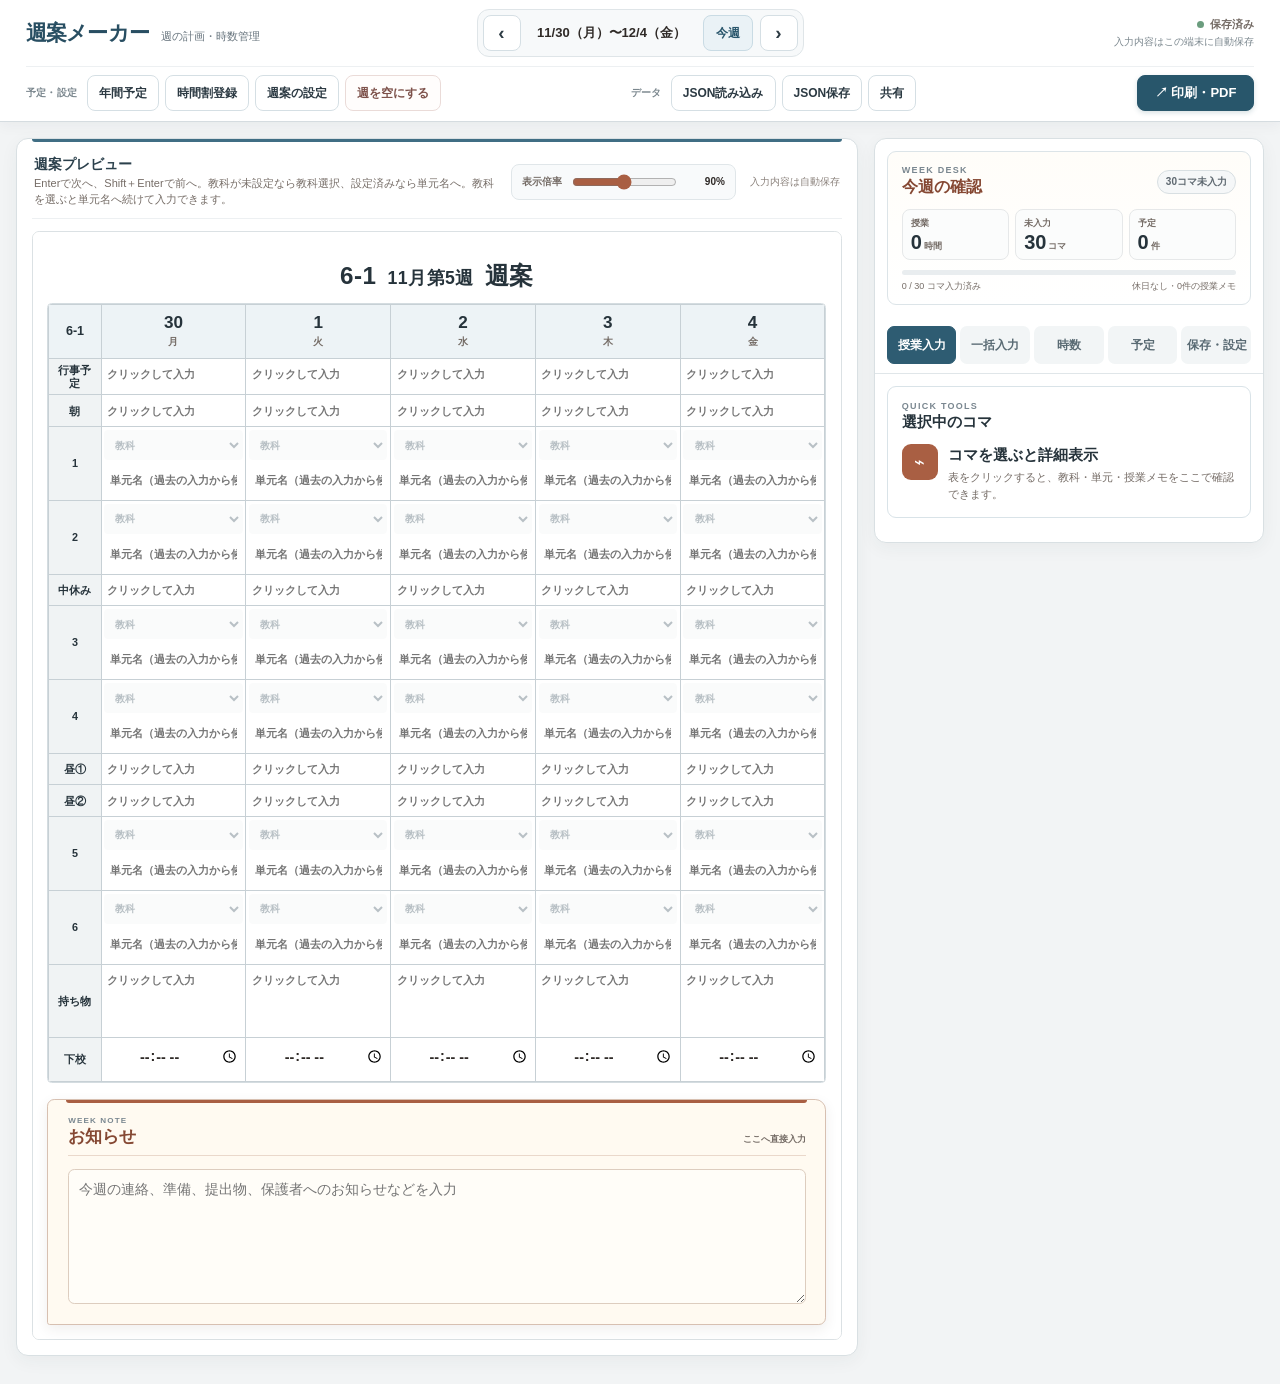
<file: index.html>
<!DOCTYPE html>
<html lang="ja">
<head>
  <meta charset="UTF-8">
  <link rel="stylesheet" href="https://tt-sensei.github.io/edu-effects/css/edu-effects.css">
  <link rel="stylesheet" href="https://tt-sensei.github.io/edu-effects/css/edu-editorial.css">
  <link rel="stylesheet" href="https://tt-sensei.github.io/edu-effects/css/edu-decorations.css">
  <meta name="viewport" content="width=device-width, initial-scale=1.0">
  <meta name="description" content="先生のための週案作成・時数集計・印刷・共有・保存ツール">
  <title>週案メーカー | TT-sensei</title>
  <link rel="stylesheet" href="styles.css">
  <link rel="stylesheet" href="workspace.css">
</head>
<body class="edu-app edu-style-editorial">
  <header class="app-header edu-header">
    <div class="workspace-topline">
      <div class="brand">
        <h1>週案メーカー</h1>
        <span>週の計画・時数管理</span>
      </div>

      <div class="week-nav" aria-label="週の移動">
        <button id="prevWeek" class="arrow" type="button" aria-label="前の週">‹</button>
        <div id="currentWeekLabel" class="week-label">読み込み中</div>
        <button id="todayButton" class="today" type="button">今週</button>
        <button id="nextWeek" class="arrow" type="button" aria-label="次の週">›</button>
      </div>

      <div class="topline-status">
        <span class="status-dot"><span id="saveStatus" role="status" aria-live="polite">保存済み</span></span>
        <span class="status-help">入力内容はこの端末に自動保存</span>
      </div>
    </div>

    <nav class="header-actions" aria-label="週案の操作">
      <div class="action-group action-group-planning">
        <span class="action-group-label">予定・設定</span>
        <button id="annualButton" class="header-button" type="button">年間予定</button>
        <button id="timetableButton" class="header-button" type="button">時間割登録</button>
        <button id="openSettingsHeader" class="header-button" type="button">週案の設定</button>
        <button id="newWeekButton" class="header-button subtle-destructive" type="button">週を空にする</button>
      </div>
      <div class="action-group action-group-data">
        <span class="action-group-label">データ</span>
        <button id="importButton" class="header-button" type="button">JSON読み込み</button>
        <button id="exportButton" class="header-button" type="button">JSON保存</button>
        <button id="shareButton" class="header-button" type="button">共有</button>
        <input id="importInput" type="file" accept=".json,application/json" hidden>
      </div>
      <div class="action-group action-group-primary">
        <button id="printButton" class="header-button primary" type="button"><span aria-hidden="true">↗</span> 印刷・PDF</button>
      </div>
    </nav>
  </header>

  <main class="workspace">
    <section class="preview-panel edu-card" aria-label="週案プレビュー">
      <div class="preview-top">
        <div>
          <h2>週案プレビュー</h2>
          <p>Enterで次へ、Shift＋Enterで前へ。教科が未設定なら教科選択、設定済みなら単元名へ。教科を選ぶと単元名へ続けて入力できます。</p>
        </div>
        <div class="preview-tools">
          <label class="preview-zoom-control">
            <span>表示倍率</span>
            <input id="previewZoom" type="range" min="70" max="110" step="5" value="90" aria-label="週案プレビューの表示倍率">
            <output id="previewZoomValue">90%</output>
          </label>
          <span class="preview-save-note">入力内容は自動保存</span>
        </div>
      </div>

      <div id="planPreview" class="plan-preview-wrap"></div>
    </section>

    <aside class="settings-panel edu-card" aria-label="便利機能">
      <div id="editorPanel" class="editor-panel"></div>
    </aside>
  </main>

  <div id="timetableModal" class="timetable-modal hidden"></div>

  <div id="settingsModal" class="settings-modal hidden" role="dialog" aria-modal="true" aria-labelledby="settingsTitle">
    <div id="settingsContent" class="settings-dialog"></div>
  </div>

  <div id="annualModal" class="settings-modal hidden" role="dialog" aria-modal="true" aria-labelledby="annualTitle">
    <div id="annualContent" class="settings-dialog"></div>
  </div>

  <div id="shareModal" class="share-modal hidden" role="dialog" aria-modal="true" aria-labelledby="shareTitle">
    <div class="share-dialog">
      <div class="selection-card-head">
        <div>
          <span class="eyebrow">SHARE</span>
          <h2 id="shareTitle">この週案を共有</h2>
        </div>
        <button id="shareClose" class="ghost-button" type="button">閉じる</button>
      </div>
      <p>共有URLには、現在の週案データを含めています。相手がURLを開くと、その内容を表示できます。</p>
      <textarea id="shareURL" class="share-url" readonly></textarea>
      <div class="dialog-actions">
        <button id="shareCopy" class="header-button primary" type="button">URLをコピー</button>
      </div>
    </div>
  </div>

  <script src="js/data.js"></script>
  <script src="js/state.js"></script>
  <script src="js/render.js"></script>
  <script src="js/editor.js"></script>
  <script src="js/timetable.js"></script>
  <script src="js/file.js"></script>
  <script src="js/share.js"></script>
  <script src="js/drive.js"></script>
  <script src="js/app.js"></script>
</body>
</html>
</file>
<file: styles.css>
:root {
  --bg: var(--edu-bg, #f7f3ed);
  --panel: var(--edu-surface, #fffdf9);
  --panel-soft: var(--edu-primary-soft, #f8ebe4);
  --ink: var(--edu-ink, #2f2a27);
  --muted: var(--edu-muted, #756c66);
  --line: var(--edu-line, #ded5cc);
  --line-strong: #b8aaa0;
  --accent: var(--edu-primary, #a95f43);
  --accent-dark: var(--edu-primary-dark, #854833);
  --accent-soft: var(--edu-primary-soft, #f8ebe4);
  --focus: #fbf1eb;
  --radius: var(--edu-radius-md, 10px);
  --shadow: var(--edu-shadow-md, 0 5px 15px rgb(58 45 35 / 10%));
}

* { box-sizing: border-box; }

html, body {
  margin: 0;
  min-height: 100%;
  background: var(--bg);
  color: var(--ink);
  font-family: -apple-system, BlinkMacSystemFont, "Hiragino Kaku Gothic ProN", "Yu Gothic", "YuGothic", Meiryo, sans-serif;
}

body { min-width: 320px; }

button, input, select, textarea {
  font: inherit;
}

button { cursor: pointer; }

.app-header {
  color: var(--ink);
  position: sticky;
  top: 0;
  z-index: 20;
  display: grid;
  grid-template-columns: 1fr auto 1fr;
  align-items: center;
  gap: 16px;
  padding: 13px 18px;
  background: rgba(255,255,255,0.96);
  border-bottom: 1px solid var(--line);
  backdrop-filter: blur(12px);
}

.brand {
  display: flex;
  align-items: baseline;
  gap: 10px;
  min-width: 0;
}

.brand h1 {
  margin: 0;
  font-size: 20px;
  letter-spacing: -.02em;
  color: var(--accent-dark);
}

.brand span {
  color: var(--muted);
  font-size: 11px;
}

.week-nav {
  display: flex;
  align-items: center;
  gap: 8px;
}

.week-nav button,
.header-button {
  border: 1px solid var(--line);
  background: #fff;
  color: var(--ink);
  border-radius: 10px;
  min-height: 36px;
  padding: 0 12px;
}

.week-nav .arrow {
  width: 38px;
  padding: 0;
  font-size: 19px;
}

.week-nav .week-label {
  min-width: 170px;
  text-align: center;
  font-size: 13px;
  font-weight: 700;
}

.week-nav .today.active {
  color: var(--accent-dark);
  background: var(--accent-soft);
  border-color: #d8b9a7;
}

.header-actions {
  justify-self: end;
  display: flex;
  gap: 7px;
  flex-wrap: wrap;
  justify-content: end;
}

.header-button.primary {
  background: var(--accent);
  color: #fff;
  border-color: var(--accent);
  box-shadow: 0 2px 7px rgb(133 72 51 / 15%);
}

.header-button:hover,
.week-nav button:hover {
  border-color: #c7b6aa;
  background: #fffaf6;
}

.header-button.primary:hover {
  background: var(--accent-dark);
  border-color: var(--accent-dark);
}

.status-dot {
  display: inline-flex;
  align-items: center;
  gap: 6px;
  color: var(--muted);
  font-size: 11px;
  margin-right: 4px;
}

.status-dot::before {
  content: "";
  width: 7px;
  height: 7px;
  border-radius: 50%;
  background: #6b9d7e;
}

.workspace {
  width: min(1800px, calc(100% - 28px));
  margin: 14px auto 22px;
  display: grid;
  grid-template-columns: minmax(0, 2.04fr) minmax(340px, 0.96fr);
  gap: 14px;
  align-items: start;
}

.preview-panel,
.settings-panel {
  min-width: 0;
  background: var(--panel);
  border: 1px solid var(--line);
  border-radius: var(--radius);
  box-shadow: var(--shadow);
}

.preview-panel {
  position: relative;
  padding: 18px;
  overflow: hidden;
}

.preview-panel::before {
  content: "";
  position: absolute;
  top: 0;
  left: 18px;
  right: 18px;
  height: 4px;
  border-radius: 0 0 5px 5px;
  background: var(--accent);
}

.preview-panel > * {
  position: relative;
  z-index: 1;
}

.preview-top {
  display: flex;
  justify-content: space-between;
  gap: 12px;
  align-items: center;
  margin-bottom: 12px;
}

.preview-top h2 {
  margin: 0;
  font-size: 14px;
}

.preview-top p {
  margin: 2px 0 0;
  color: var(--muted);
  font-size: 11px;
}

.preview-tools {
  display: flex;
  align-items: center;
  justify-content: flex-end;
  gap: 12px;
  color: var(--muted);
  font-size: 11px;
}

.preview-zoom-control {
  display: flex;
  align-items: center;
  gap: 7px;
  white-space: nowrap;
}

.preview-zoom-control > span {
  font-size: 10px;
  font-weight: 750;
}

.preview-zoom-control input[type="range"] {
  width: 105px;
  accent-color: var(--accent);
}

.preview-zoom-control output {
  min-width: 38px;
  text-align: right;
  font-size: 10px;
  font-weight: 800;
  color: var(--ink);
}

.preview-save-note {
  color: #8a817b;
  font-size: 10px;
}

.plan-preview-wrap {
  overflow: visible;
  max-height: none;
  border: 1px solid var(--line);
  border-radius: 10px;
  background: var(--panel);
  box-shadow: inset 0 0 0 1px rgb(255 255 255 / 35%);
}

/* 表示倍率は週案表だけでなく、お知らせを含むプレビュー全体に適用 */
#planPreview {
  zoom: var(--preview-zoom, .9);
}

@media print {
  #planPreview {
    zoom: 1 !important;
  }
}

.print-sheet {
  width: 100%;
  margin: 0 auto;
  background: #fff;
  padding: 18px;
  border-radius: 8px;
}

.plan-heading {
  position: relative;
  padding: 4px 8px 14px;
}

.plan-heading h1 {
  margin: 0;
  text-align: center;
  font-size: clamp(24px, 2.1vw, 42px);
  line-height: 1.15;
  letter-spacing: .02em;
  font-weight: 800;
}

.plan-heading h1 span {
  font-size: .73em;
  font-weight: 600;
  margin: 0 .22em;
}

.plan-heading h1 strong {
  font-weight: 800;
}

.plan-kicker {
  min-height: 15px;
  color: var(--muted);
  font-size: 11px;
  text-align: left;
}

.teacher-name {
  text-align: right;
  color: var(--muted);
  font-size: 11px;
  margin-top: 2px;
}

.table-wrap {
  width: 100%;
  overflow: auto;
}

.weekly-table {
  border-collapse: collapse;
  width: 100%;
  table-layout: fixed;
  min-width: 760px;
  background: #fff;
}

.weekly-table th,
.weekly-table td {
  border: 1px solid var(--line-strong);
  padding: 0;
}

.corner-head {
  width: 58px;
  background: #f2f4f5;
}

.plan-mini-title {
  font-size: 14px;
  font-weight: 800;
}

.date-head {
  position: relative;
  z-index: 5;
  height: 60px;
  background: #f8f5f1;
}

.date-number {
  font-size: 19px;
  font-weight: 800;
  line-height: 1.05;
}

.date-week {
  color: var(--muted);
  font-size: 11px;
  margin-top: 3px;
  font-weight: 700;
}

.row-label {
  width: 58px;
  background: #f5f1ec;
  font-size: 12px;
  font-weight: 800;
  vertical-align: middle;
  text-align: center;
  line-height: 1.15;
  padding: 6px !important;
}

.plan-row {
  min-height: 66px;
}

.row-event .plan-cell,
.row-notice .plan-cell { min-height: 60px; }

.row-morning .plan-cell,
.row-break .plan-cell,
.row-lunch1 .plan-cell,
.row-lunch2 .plan-cell { min-height: 46px; }

.row-lesson .plan-cell { height: 84px; }

.row-items .plan-cell { height: 82px; }

.row-time .plan-cell { height: 48px; }

.plan-cell {
  position: relative;
  vertical-align: top;
  background: #fff;
  transition: background .12s, box-shadow .12s;
}

.cell-click-area {
  position: relative;
  min-height: 100%;
  height: 100%;
  padding: 7px 8px;
}

.plan-cell:hover {
  background: #fbfcfd;
}

.plan-cell.selected-cell {
  background: var(--focus);
  box-shadow: inset 0 0 0 2px var(--accent);
  z-index: 1;
}

.cell-main-line {
  min-height: 23px;
}

.subject-pill {
  display: inline-flex;
  align-items: center;
  justify-content: center;
  min-height: 24px;
  max-width: 96%;
  padding: 2px 10px;
  border-radius: 999px;
  border: 1px solid color-mix(in srgb, var(--subject-color), #ffffff 70%);
  background: color-mix(in srgb, var(--subject-color), #ffffff 90%);
  color: var(--subject-color);
  font-size: 12px;
  font-weight: 800;
  white-space: nowrap;
}

.unit-name {
  margin-top: 6px;
  font-size: 13px;
  line-height: 1.35;
  font-weight: 700;
  overflow-wrap: anywhere;
}

.lesson-note {
  margin-top: 3px;
  color: var(--muted);
  font-size: 10px;
  line-height: 1.35;
  overflow-wrap: anywhere;
}

.text-value,
.time-value {
  font-size: 13px;
  line-height: 1.45;
  font-weight: 650;
  white-space: normal;
  overflow-wrap: anywhere;
}

.time-value {
  text-align: center;
  font-size: 17px;
  font-weight: 800;
}

.placeholder {
  color: #aab2b8;
  font-weight: 500;
}

.cell-plus {
  position: absolute;
  top: 5px;
  right: 6px;
  color: #aeb6bb;
  font-size: 13px;
  opacity: 0;
  transition: opacity .12s;
}

.plan-cell:hover .cell-plus,
.plan-cell.selected-cell .cell-plus {
  opacity: 1;
}

.notice-footer {
  position: relative;
  display: block;
  min-height: 190px;
  margin-top: 18px;
  padding: 18px 22px 22px;
  border: 1px solid #d7c0b1;
  border-radius: 8px 12px 8px 3px;
  background: #fffaf1;
  box-shadow: 0 5px 14px rgb(58 45 35 / 8%);
  cursor: pointer;
}

.notice-board::before {
  content: "";
  position: absolute;
  top: 0;
  left: 20px;
  right: 20px;
  height: 4px;
  border-radius: 0 0 5px 5px;
  background: var(--accent);
}

.notice-board-head {
  display: flex;
  align-items: end;
  justify-content: space-between;
  gap: 14px;
  margin-bottom: 14px;
  padding-bottom: 10px;
  border-bottom: 1px solid #ead8cb;
}

.notice-board-head h2 {
  margin: 2px 0 0;
  color: var(--accent-dark);
  font-size: 19px;
  line-height: 1.15;
}

.notice-board-action {
  color: var(--muted);
  font-size: 10px;
  font-weight: 700;
}

.notice-footer-body {
  min-height: 105px;
  padding: 8px 2px;
  font-size: 17px;
  line-height: 1.85;
  font-weight: 650;
  overflow-wrap: anywhere;
}

.notice-footer-body .placeholder {
  color: #a89486;
  font-weight: 550;
}

.notice-plus {
  display: none;
}

.count-row .row-label {
  background: var(--accent-dark);
  color: #fff;
}

.count-cell {
  background: #f7f8f9;
}

.count-summary {
  min-height: 44px;
  display: flex;
  align-items: center;
  gap: 8px;
  padding: 7px 10px;
  flex-wrap: wrap;
}

.count-chip {
  display: inline-flex;
  align-items: center;
  gap: 5px;
  padding: 4px 7px;
  border: 1px solid #d9dee2;
  border-radius: 999px;
  background: #fff;
  font-size: 10px;
  font-weight: 750;
}

.count-dot {
  width: 7px;
  height: 7px;
  border-radius: 50%;
}

.count-total {
  margin-left: auto;
  font-size: 12px;
  font-weight: 850;
}

.count-empty {
  color: var(--muted);
  font-size: 10px;
}

.settings-panel {
  position: sticky;
  top: 77px;
  max-height: calc(100vh - 99px);
  overflow: auto;
}

.editor-panel {
  padding: 14px;
}

.selection-card,
.settings-section {
  border: 1px solid var(--line);
  border-radius: 12px;
  background: #fff;
  padding: 14px;
  margin-bottom: 12px;
}

.selection-card {
  background: #fffaf5;
  border-color: #dcc7b9;
}

.selection-card.empty-selection {
  display: flex;
  gap: 12px;
  align-items: flex-start;
  background: #f8f1ea;
}

.selection-icon {
  width: 36px;
  height: 36px;
  border-radius: 9px;
  display: grid;
  place-items: center;
  background: var(--accent);
  color: #fff;
  font-size: 18px;
  flex: 0 0 auto;
}

.selection-card h2,
.settings-section h2 {
  margin: 2px 0 0;
  font-size: 15px;
}

.selection-card p,
.input-help {
  margin: 7px 0 0;
  color: var(--muted);
  font-size: 11px;
  line-height: 1.55;
}

.selection-card-head,
.section-heading {
  display: flex;
  align-items: flex-start;
  justify-content: space-between;
  gap: 10px;
  margin-bottom: 12px;
}

.eyebrow {
  display: block;
  color: #7a8790;
  font-size: 9px;
  letter-spacing: .14em;
  font-weight: 850;
}

.mini-help {
  color: var(--muted);
  font-size: 10px;
  padding-top: 11px;
}

.ghost-button,
.secondary-button {
  border: 1px solid var(--line);
  border-radius: 9px;
  background: #fff;
  color: var(--ink);
  padding: 7px 9px;
  font-size: 10px;
}

.secondary-button {
  width: 100%;
  margin-top: 2px;
  background: var(--accent-soft);
  border-color: #c2d0d8;
  font-weight: 750;
}

.field {
  display: block;
  margin-bottom: 10px;
}

.field > span {
  display: block;
  color: #5f6a72;
  font-size: 10px;
  font-weight: 750;
  margin-bottom: 5px;
}

.field input,
.field select,
.field textarea {
  width: 100%;
  border: 1px solid #c9d0d5;
  border-radius: 9px;
  background: #fff;
  color: var(--ink);
  padding: 9px 10px;
  outline: none;
}

.field textarea {
  resize: vertical;
  min-height: 72px;
  line-height: 1.5;
}

.field input:focus,
.field select:focus,
.field textarea:focus {
  border-color: #7895a6;
  box-shadow: 0 0 0 3px rgba(120, 149, 166, .13);
}

.form-grid {
  display: grid;
  gap: 8px;
}

.form-grid.two {
  grid-template-columns: 1fr 1fr;
}

.weekday-grid {
  display: grid;
  grid-template-columns: repeat(7, 1fr);
  gap: 6px;
}

.toggle-chip {
  display: block;
}

.toggle-chip input {
  position: absolute;
  opacity: 0;
  pointer-events: none;
}

.toggle-chip span {
  display: flex;
  align-items: center;
  justify-content: center;
  min-height: 34px;
  border: 1px solid #d1d7db;
  border-radius: 8px;
  background: #fff;
  font-size: 11px;
  font-weight: 750;
  color: #606b73;
}

.toggle-chip input:checked + span {
  background: var(--accent);
  border-color: var(--accent);
  color: #fff;
}

.period-quick {
  display: flex;
  align-items: center;
  gap: 5px;
  flex-wrap: wrap;
  margin-bottom: 9px;
}

.period-quick > span {
  margin-right: 3px;
  color: var(--muted);
  font-size: 10px;
  font-weight: 700;
}

.quick-button {
  border: 1px solid #d2d8dc;
  background: #fff;
  border-radius: 999px;
  padding: 5px 8px;
  font-size: 9px;
  color: #5f6a72;
}

.quick-button.active {
  background: var(--accent-soft);
  border-color: #adc0cb;
  color: var(--accent);
  font-weight: 800;
}

.row-settings {
  display: grid;
  gap: 5px;
}

.row-setting {
  display: grid;
  grid-template-columns: minmax(0, 1fr) 100px;
  gap: 6px;
  align-items: center;
  padding: 5px 0;
  border-bottom: 1px solid #edf0f2;
}

.row-setting:last-child { border-bottom: 0; }

.row-setting-main {
  display: flex;
  align-items: center;
  gap: 8px;
  min-width: 0;
  font-size: 11px;
  font-weight: 700;
}

.row-setting-main input,
.check-line input {
  width: 16px;
  height: 16px;
  accent-color: var(--accent);
}

.row-fixed-label {
  color: var(--muted);
  font-size: 10px;
  text-align: right;
}

.row-label-input {
  width: 100%;
  border: 1px solid #d3d9dd;
  border-radius: 7px;
  padding: 5px 6px;
  font-size: 10px;
}

.segmented {
  display: grid;
  grid-template-columns: 1fr 1fr;
  border: 1px solid #d4dadd;
  border-radius: 9px;
  overflow: hidden;
  margin-bottom: 10px;
}

.segmented label {
  position: relative;
}

.segmented input {
  position: absolute;
  opacity: 0;
}

.segmented span {
  display: block;
  padding: 8px;
  text-align: center;
  background: #fff;
  font-size: 11px;
  font-weight: 750;
}

.segmented input:checked + span {
  background: var(--accent);
  color: #fff;
}

.check-line {
  display: flex;
  align-items: center;
  gap: 7px;
  font-size: 11px;
  font-weight: 700;
}

.summary-area {
  margin-top: 12px;
  padding-top: 12px;
  border: 1px solid var(--line);
  border-radius: 10px;
  background: var(--panel);
  padding-inline: 12px;
  box-shadow: var(--shadow);
}

.summary-total {
  display: flex;
  align-items: end;
  justify-content: space-between;
  gap: 12px;
  margin-bottom: 8px;
}

.summary-total span {
  font-size: 11px;
  color: var(--muted);
  font-weight: 700;
}

.summary-total strong {
  font-size: 26px;
  line-height: 1;
}

.summary-total small {
  margin-left: 4px;
  font-size: 10px;
  color: var(--muted);
}

.summary-grid {
  display: grid;
  grid-template-columns: repeat(auto-fill, minmax(92px, 1fr));
  gap: 6px;
}

.summary-item {
  display: flex;
  align-items: center;
  gap: 6px;
  min-height: 32px;
  border: 1px solid #e0e4e7;
  border-radius: 8px;
  padding: 5px 7px;
  background: #fbfcfc;
  font-size: 10px;
}

.summary-item strong {
  margin-left: auto;
  font-size: 12px;
}

.summary-dot {
  width: 7px;
  height: 7px;
  border-radius: 50%;
}

.summary-empty {
  color: var(--muted);
  font-size: 10px;
  padding: 6px 0;
}

.share-modal {
  position: fixed;
  inset: 0;
  z-index: 50;
  display: grid;
  place-items: center;
  padding: 18px;
  background: rgba(24, 31, 36, .48);
}

.share-modal.hidden { display: none; }

.share-dialog {
  width: min(620px, 100%);
  background: #fff;
  border-radius: 14px;
  border: 1px solid var(--line);
  box-shadow: 0 24px 60px rgba(0,0,0,.2);
  padding: 18px;
}

.share-dialog h2 {
  margin: 0;
  font-size: 17px;
}

.share-dialog p {
  color: var(--muted);
  font-size: 11px;
  line-height: 1.55;
}

.share-url {
  width: 100%;
  min-height: 84px;
  padding: 9px;
  border: 1px solid #ccd3d8;
  border-radius: 9px;
  resize: vertical;
  font-size: 10px;
}

.dialog-actions {
  display: flex;
  justify-content: end;
  gap: 7px;
  margin-top: 9px;
}

@media (max-width: 980px) {
  .app-header {
    grid-template-columns: 1fr;
    gap: 9px;
  }

  .header-actions {
    justify-self: start;
    justify-content: start;
  }

  .workspace {
    grid-template-columns: 1fr;
  }

  .settings-panel {
    position: static;
    max-height: none;
  }

  .plan-preview-wrap {
    max-height: none;
  }
}

@media (max-width: 620px) {
  .preview-tools {
    flex-direction: column;
    align-items: stretch;
    gap: 4px;
  }
  .preview-zoom-control {
    justify-content: flex-end;
  }
  .preview-save-note {
    text-align: right;
  }

  .workspace { width: calc(100% - 14px); }
  .preview-panel { padding: 9px; }
  .print-sheet { padding: 10px; }
  .form-grid.two { grid-template-columns: 1fr; }
  .weekday-grid { grid-template-columns: repeat(4, 1fr); }
  .week-nav .week-label { min-width: 140px; }
}

@media print {
  html,
  body {
    background: #fff;
  }

  .app-header,
  .preview-top,
  .settings-panel,
  .summary-area,
  .settings-modal,
  .timetable-modal,
  .share-modal {
    display: none !important;
  }

  .workspace {
    display: block;
    width: 100%;
    margin: 0;
  }

  .preview-panel {
    border: 0;
    box-shadow: none;
    padding: 0;
  }

  .plan-preview-wrap {
    overflow: visible;
    border: 0;
    max-height: none;
  }

  .print-sheet {
    width: 100%;
    padding: 4mm;
  }

  .plan-heading {
    padding-bottom: 4mm;
  }

  .plan-heading h1 {
    font-size: 23pt;
  }

  .weekly-table {
    min-width: 0;
  }

  .weekly-table th,
  .weekly-table td {
    border-color: #333;
  }

  .row-lesson .plan-cell { height: 23mm; }
  .row-items .plan-cell { height: 18mm; }
  .row-event .plan-cell { min-height: 16mm; }
  .row-morning .plan-cell,
  .row-break .plan-cell,
  .row-lunch1 .plan-cell,
  .row-lunch2 .plan-cell { min-height: 11mm; }
  .row-time .plan-cell { height: 11mm; }

  .subject-pill {
    -webkit-print-color-adjust: exact;
    print-color-adjust: exact;
  }

  .cell-plus,
  .notice-plus,
  .placeholder {
    display: none;
  }

  .unit-name {
    font-size: 10pt;
  }

  .lesson-note,
  .text-value {
    font-size: 8pt;
  }

  .time-value { font-size: 10pt; }

  .notice-footer {
    min-height: 36mm;
    margin-top: 5mm;
    padding: 5mm 6mm;
    box-shadow: none;
  }

  .notice-board-head {
    margin-bottom: 3mm;
    padding-bottom: 2.5mm;
  }

  .notice-board-head h2 {
    font-size: 14pt;
  }

  .notice-board-action {
    display: none;
  }

  .notice-footer-body {
    min-height: 22mm;
    padding: 1mm 0;
    font-size: 11pt;
    line-height: 1.7;
  }

  @page {
    size: A4 portrait;
    margin: 7mm;
  }

  html[data-orientation="landscape"] .print-sheet {
    padding: 2mm;
  }

  html[data-orientation="landscape"] .weekly-table {
    font-size: 9pt;
  }

  html[data-orientation="landscape"] .row-lesson .plan-cell {
    height: 20mm;
  }

  html[data-orientation="landscape"] .plan-heading h1 {
    font-size: 22pt;
  }

}


@media (prefers-reduced-motion: reduce) {
  .header-button:hover,
  .week-nav button:hover {
    transform: none;
  }
}


.timetable-modal {
  position: fixed;
  inset: 0;
  z-index: 80;
  display: grid;
  place-items: center;
  padding: 20px;
  background: rgb(47 42 39 / 45%);
}

.timetable-modal.hidden {
  display: none;
}

.timetable-dialog {
  width: min(1080px, 100%);
  max-height: min(820px, calc(100vh - 40px));
  overflow: auto;
  border: 1px solid #d8c9bb;
  border-radius: 14px;
  background: #fffdf9;
  box-shadow: 0 24px 70px rgb(58 45 35 / 20%);
  padding: 18px;
}

.timetable-head {
  display: flex;
  align-items: flex-start;
  justify-content: space-between;
  gap: 16px;
  padding-bottom: 14px;
  border-bottom: 1px solid var(--line);
}

.timetable-head h2 {
  margin: 2px 0 0;
  font-size: 19px;
  color: var(--accent-dark);
}

.timetable-head p {
  margin: 5px 0 0;
  color: var(--muted);
  font-size: 11px;
}

.timetable-note {
  display: flex;
  gap: 8px;
  align-items: center;
  flex-wrap: wrap;
  margin: 12px 0;
  padding: 10px 12px;
  border-left: 3px solid var(--accent);
  background: #fbf3ee;
  color: #5f544e;
  font-size: 11px;
}

.timetable-note span {
  color: var(--muted);
}

.timetable-table-wrap {
  overflow: auto;
  border: 1px solid var(--line);
  border-radius: 10px;
  background: #fff;
}

.timetable-table {
  width: 100%;
  min-width: 760px;
  border-collapse: collapse;
  table-layout: fixed;
}

.timetable-table th,
.timetable-table td {
  border: 1px solid #d8cfc8;
  padding: 0;
}

.timetable-table thead th {
  height: 44px;
  background: #f5efe9;
  font-size: 12px;
  font-weight: 800;
}

.timetable-table thead th:first-child {
  width: 78px;
}

.timetable-period {
  width: 78px;
  background: #f7f4f0;
  text-align: center;
  font-size: 10px;
  font-weight: 800;
}

.timetable-select {
  width: 100%;
  min-height: 50px;
  border: 0;
  border-radius: 0;
  padding: 6px 8px;
  background: #fffdf9;
  color: var(--ink);
  text-align: center;
  font-size: 12px;
  font-weight: 750;
  outline: none;
}

.timetable-select:focus {
  background: #fff4eb;
  box-shadow: inset 0 0 0 2px var(--accent);
}

.timetable-foot {
  display: flex;
  align-items: center;
  justify-content: space-between;
  gap: 14px;
  margin-top: 14px;
  padding-top: 12px;
  border-top: 1px solid var(--line);
}

.timetable-foot-note {
  color: var(--muted);
  font-size: 10px;
}

.timetable-actions {
  display: flex;
  gap: 7px;
  flex-wrap: wrap;
  justify-content: flex-end;
}

@media (max-width: 700px) {
  .timetable-dialog {
    padding: 12px;
  }

  .timetable-head,
  .timetable-foot {
    flex-direction: column;
    align-items: stretch;
  }

  .timetable-actions .header-button {
    flex: 1 1 auto;
  }
}

@media (prefers-reduced-motion: reduce) {
  .timetable-modal *,
  .timetable-dialog * {
    animation: none !important;
    transition: none !important;
  }
}


/* Direct weekly-plan editing ----------------------------------------- */
.inline-lesson {
  display: grid;
  gap: 3px;
  height: 100%;
}
.inline-edit {
  width: 100%;
  min-width: 0;
  border: 1px solid transparent;
  border-radius: 6px;
  background: transparent;
  color: var(--ink);
  padding: 3px 5px;
  outline: none;
}
.inline-edit:hover {
  border-color: #d9d2cc;
  background: #fffdfb;
}
.inline-edit:focus {
  border-color: var(--accent);
  background: #fff;
  box-shadow: 0 0 0 2px var(--accent-soft);
}
.inline-subject {
  min-height: 27px;
  color: var(--subject-color, var(--muted));
  background: color-mix(in srgb, var(--subject-color, #b8c0c5), #ffffff 93%);
  font-size: 11px;
  font-weight: 800;
}
.inline-unit {
  min-height: 29px;
  font-size: 12px;
  font-weight: 750;
}
.inline-note {
  min-height: 24px;
  font-size: 10px;
  color: var(--muted);
}
.inline-text {
  min-height: 34px;
  font-size: 12px;
  font-weight: 650;
}
.inline-time {
  width: 100%;
  min-height: 40px;
  text-align: center;
  font-size: 16px;
  font-weight: 800;
}
.print-lesson,
.print-text,
.print-time {
  display: none;
}

.plan-cell:focus-within {
  background: var(--focus);
  box-shadow: inset 0 0 0 2px var(--accent);
}
.selected-cell .inline-edit {
  background: #fff;
}

.subject-quick-grid {
  display: grid;
  grid-template-columns: repeat(3, minmax(0, 1fr));
  gap: 5px;
}
.subject-quick {
  min-height: 34px;
  border: 1px solid color-mix(in srgb, var(--subject-color, #aeb6bb), #ffffff 72%);
  border-radius: 8px;
  background: color-mix(in srgb, var(--subject-color, #aeb6bb), #ffffff 94%);
  color: var(--subject-color, var(--ink));
  font-size: 10px;
  font-weight: 800;
}
.subject-quick:hover,
.subject-quick.active {
  border-color: var(--subject-color, var(--accent));
  background: color-mix(in srgb, var(--subject-color, #a95f43), #ffffff 82%);
}
.subject-quick.active {
  box-shadow: inset 0 0 0 2px var(--subject-color, var(--accent));
}
.selected-cell-label {
  margin: -4px 0 9px;
  color: var(--muted);
  font-size: 10px;
  font-weight: 750;
}
.quick-tool-actions {
  display: grid;
  gap: 6px;
  margin-top: 9px;
}
.block-button { width: 100%; }
.empty-selection.compact {
  display: flex;
  gap: 10px;
  align-items: flex-start;
}
.empty-selection.compact p {
  margin: 4px 0 0;
}

.inline-notice {
  display: block;
  width: 100%;
  min-height: 118px;
  resize: vertical;
  border: 1px solid #ddcdbf;
  border-radius: 7px;
  background: #fffdf8;
  color: var(--ink);
  padding: 10px 11px;
  font-size: 15px;
  line-height: 1.7;
  outline: none;
}
.inline-notice:focus {
  border-color: var(--accent);
  box-shadow: 0 0 0 3px rgb(169 95 67 / 12%);
}

/* 画面では入力欄だけを表示。印刷用本文との二重表示を防ぐ */
@media screen {
  .notice-footer .inline-notice {
    display: block !important;
  }

  .notice-footer .notice-footer-body {
    display: none !important;
  }
}

.notice-footer-body {
  display: none;
}

/* Settings ------------------------------------------------------------ */
.settings-modal {
  position: fixed;
  inset: 0;
  z-index: 90;
  display: grid;
  place-items: center;
  padding: 18px;
  background: rgb(47 42 39 / 45%);
}
.settings-modal.hidden { display: none; }
.settings-dialog {
  width: min(760px, 100%);
  max-height: calc(100vh - 36px);
  overflow: auto;
  padding: 18px;
  border: 1px solid #d8c9bb;
  border-radius: 14px;
  background: #fffdf9;
  box-shadow: 0 24px 70px rgb(58 45 35 / 20%);
}
.settings-modal-head {
  display: flex;
  align-items: flex-start;
  justify-content: space-between;
  gap: 14px;
  margin-bottom: 14px;
  padding-bottom: 12px;
  border-bottom: 1px solid var(--line);
}
.settings-modal-head h2 {
  margin: 2px 0 0;
  color: var(--accent-dark);
  font-size: 20px;
}
.settings-modal-head p {
  margin: 5px 0 0;
  color: var(--muted);
  font-size: 11px;
}
.settings-dialog .settings-section { margin-bottom: 10px; }

@media (max-width: 700px) {
  .subject-quick-grid {
    grid-template-columns: repeat(4, minmax(0, 1fr));
  }
  .inline-note {
    display: none;
  }
}

@media print {
  .annual-derived,
  .inline-edit,
  .inline-notice,
  .notice-board-action {
    display: none !important;
  }

  .print-lesson,
  .print-text,
  .print-time {
    display: block !important;
    visibility: visible !important;
  }
  .print-note {
    display: block;
    margin-top: 2px;
    color: #555;
    font-size: 8pt;
  }
  .notice-footer-body {
    display: block;
  }
  .notice-footer {
    cursor: default;
  }
  .print-subject {
    display: inline-block;
    min-height: 20px;
    padding: 2px 7px;
    border-left: 4px solid var(--subject-color, #777);
    background: #fff;
    font-size: 9pt;
    font-weight: 800;
  }
  .print-unit {
    margin-top: 4px;
    font-size: 10pt;
    font-weight: 700;
  }
  .print-text {
    font-size: 8pt;
    line-height: 1.45;
    font-weight: 650;
    overflow-wrap: anywhere;
  }
  .print-time {
    text-align: center;
    font-size: 10pt;
    font-weight: 800;
  }
}


/* Final direct-entry tuning ------------------------------------------ */
.inline-subject {
  min-height: 40px;
  padding: 5px 8px;
  font-size: 15px;
  line-height: 1.2;
  font-weight: 850;
}
.inline-unit {
  min-height: 32px;
  font-size: 13px;
}
.annual-derived {
  margin: 1px 3px 2px;
  padding: 3px 5px;
  border-left: 3px solid #b8c8cf;
  color: #657078;
  background: #f5f7f8;
  font-size: 10px;
  line-height: 1.35;
  font-weight: 700;
  overflow-wrap: anywhere;
}
.annual-derived + .inline-text {
  min-height: 30px;
}
.inline-lesson {
  gap: 4px;
}
.right-detail-field {
  margin-top: 10px;
}
.summary-mini-total {
  display: flex;
  align-items: baseline;
  justify-content: space-between;
  gap: 10px;
  margin-bottom: 8px;
}
.summary-mini-total span {
  color: var(--muted);
  font-size: 11px;
  font-weight: 700;
}
.summary-mini-total strong {
  font-size: 24px;
  line-height: 1;
}
.summary-mini-total small {
  margin-left: 4px;
  font-size: 10px;
  color: var(--muted);
}
.summary-mini-grid {
  display: grid;
  grid-template-columns: repeat(2, minmax(0, 1fr));
  gap: 5px;
}
.summary-mini-item {
  display: flex;
  align-items: center;
  justify-content: space-between;
  gap: 8px;
  min-height: 30px;
  padding: 4px 7px;
  border: 1px solid #e0e4e7;
  border-radius: 7px;
  background: #fbfcfc;
  font-size: 10px;
}
.summary-mini-item strong {
  font-size: 12px;
}
@media (max-width: 700px) {
  .summary-mini-grid {
    grid-template-columns: 1fr;
  }
}


/* Annual schedule / holidays ---------------------------------------- */
.annual-list {
  display: grid;
  gap: 9px;
}

.annual-item {
  border: 1px solid var(--line);
  border-radius: 10px;
  background: #fff;
  padding: 11px;
}

.annual-item-head,
.annual-item-foot {
  display: flex;
  align-items: center;
  justify-content: space-between;
  gap: 8px;
}

.annual-item-head {
  margin-bottom: 8px;
}

.annual-item-foot {
  margin-top: 3px;
}

.annual-kind {
  display: inline-flex;
  align-items: center;
  min-height: 23px;
  padding: 3px 8px;
  border-radius: 999px;
  font-size: 10px;
  font-weight: 850;
  border: 1px solid #d5dadd;
  background: #f7f8f9;
  color: #5c6870;
}

.annual-kind.holiday {
  border-color: #c8c8c8;
  background: #eeeeee;
  color: #4f565b;
}

.annual-kind.event {
  background: #fbf3ee;
  border-color: #dcc7b9;
  color: var(--accent-dark);
}

.annual-item-grid,
.annual-form-grid {
  display: grid;
  grid-template-columns: 1fr 1fr 110px minmax(0, 1.4fr);
  gap: 7px;
}

.annual-item-grid .field,
.annual-form-grid .field {
  margin-bottom: 0;
}

.annual-name-field {
  min-width: 0;
}

.annual-add-section .header-button {
  margin-top: 2px;
}

.annual-empty {
  padding: 15px;
  border: 1px dashed #cfd5d9;
  border-radius: 9px;
  text-align: center;
  color: var(--muted);
  font-size: 11px;
  background: #fafbfb;
}

/* 祝日は日付ヘッダーを残し、その直下から列いっぱいに表示 */
.holiday-date-head {
  position: relative;
  z-index: 8;
  color: #4f565b;
  overflow: visible;
}

.holiday-band {
  position: absolute;
  z-index: 20;
  top: 0;
  left: -1px;
  width: calc(100% + 2px);
  height: var(--holiday-band-height, 360px);
  display: flex;
  align-items: center;
  justify-content: center;
  background: rgb(246 246 246 / 78%);
  border-left: 1px solid #9ea3a7;
  border-right: 1px solid #9ea3a7;
  border-bottom: 1px solid #9ea3a7;
  pointer-events: none;
}

.holiday-band::before {
  content: "";
  position: absolute;
  inset: 0;
  background: repeating-linear-gradient(
    -45deg,
    rgb(255 255 255 / 18%) 0,
    rgb(255 255 255 / 18%) 7px,
    rgb(205 205 205 / 28%) 7px,
    rgb(205 205 205 / 28%) 10px
  );
}

.holiday-band-label {
  position: relative;
  z-index: 1;
  writing-mode: vertical-rl;
  text-orientation: mixed;
  white-space: nowrap;
  padding: 12px 6px;
  border-radius: 999px;
  background: rgb(255 255 255 / 94%);
  border: 1px solid #888e92;
  color: #4f565b;
  font-size: clamp(25px, 3vw, 42px);
  line-height: 1;
  letter-spacing: .08em;
  font-weight: 900;
  box-shadow: 0 2px 10px rgb(0 0 0 / 8%);
}

.holiday-manual-text {
  position: relative;
  z-index: 25;
  padding: 5px 6px;
  color: #4f565b;
  font-size: 10px;
  line-height: 1.35;
  font-weight: 700;
  overflow-wrap: anywhere;
}

.holiday-day {
  background: repeating-linear-gradient(
    -45deg,
    #ffffff 0,
    #ffffff 7px,
    #ededed 7px,
    #ededed 10px
  ) !important;
}

.holiday-day .inline-edit {
  display: none !important;
}

.holiday-day.plan-cell {
  cursor: default;
}

@media (max-width: 760px) {
  .annual-item-grid,
  .annual-form-grid {
    grid-template-columns: 1fr 1fr;
  }

  .annual-name-field {
    grid-column: 1 / -1;
  }
}

@media print {
  .holiday-day {
    -webkit-print-color-adjust: exact;
    print-color-adjust: exact;
    background: repeating-linear-gradient(
      -45deg,
      #ffffff 0,
      #ffffff 6px,
      #e7e7e7 6px,
      #e7e7e7 9px
    ) !important;
  }

  .holiday-band {
    height: var(--holiday-band-height, 360px);
    background: rgb(246 246 246 / 92%);
    border-color: #777;
    -webkit-print-color-adjust: exact;
    print-color-adjust: exact;
  }

  .holiday-band::before {
    background: repeating-linear-gradient(
      -45deg,
      rgb(255 255 255 / 10%) 0,
      rgb(255 255 255 / 10%) 6px,
      rgb(205 205 205 / 23%) 6px,
      rgb(205 205 205 / 23%) 9px
    );
  }

  .holiday-band-label {
    padding: 9px 5px;
    border-color: #777;
    background: rgb(255 255 255 / 94%);
    font-size: 17pt;
    box-shadow: none;
  }

  .holiday-manual-text {
    font-size: 8pt;
  }
}

@media print {
  .print-sheet {
    box-sizing: border-box;
    width: 100%;
    max-height: 272mm;
    padding: 2mm 3mm;
    margin: 0;
    break-inside: avoid;
    page-break-inside: avoid;
  }

  .plan-heading {
    padding: 1mm 3mm 2.5mm;
  }

  .plan-heading h1 {
    font-size: 19pt;
  }

  .teacher-name,
  .plan-kicker {
    font-size: 8pt;
  }

  .date-head {
    height: 15mm;
  }

  .date-number {
    font-size: 14pt;
  }

  .date-week {
    margin-top: 1px;
    font-size: 8pt;
  }

  .row-lesson .plan-cell {
    height: 18mm;
  }

  .row-event .plan-cell {
    min-height: 9mm;
  }

  .row-morning .plan-cell,
  .row-break .plan-cell,
  .row-lunch1 .plan-cell,
  .row-lunch2 .plan-cell {
    min-height: 7mm;
  }

  .row-items .plan-cell {
    height: 17mm;
  }

  .row-time .plan-cell {
    height: 8mm;
  }

  .unit-name {
    font-size: 8.5pt;
  }

  .notice-footer {
    min-height: 30mm;
    margin-top: 3mm;
    padding: 3.5mm 4.5mm;
    break-inside: avoid;
    page-break-inside: avoid;
  }

  .notice-board-head {
    margin-bottom: 2mm;
    padding-bottom: 1.5mm;
  }

  .notice-board-head h2 {
    font-size: 12pt;
  }

  .notice-footer-body {
    min-height: 18mm;
    padding: 0;
    font-size: 9.5pt;
    line-height: 1.45;
  }

  .print-lesson,
  .print-text,
  .print-time {
    line-height: 1.25;
  }

  .weekly-table {
    break-inside: avoid;
    page-break-inside: avoid;
  }

  .holiday-band {
    height: var(--holiday-band-height, 360px);
  }
}

/* Google Drive link ---------------------------------------------------- */
.drive-explain {
  margin: -2px 0 11px;
  color: var(--muted);
  font-size: 11px;
  line-height: 1.55;
}

.drive-actions {
  display: flex;
  gap: 6px;
}

.drive-actions .secondary-button {
  width: 100%;
  margin-top: 0;
  min-height: 38px;
}

.drive-note {
  margin-top: 9px;
  padding-top: 8px;
  border-top: 1px solid #edf0f2;
  color: var(--muted);
  font-size: 9px;
  line-height: 1.55;
}


/* Week desk ---------------------------------------------------------- */
.dashboard-hero,.dashboard-section,.dashboard-detail,.dashboard-settings-card{border:1px solid var(--line);border-radius:12px;background:#fff;box-shadow:0 4px 14px rgb(47 42 39 / 4%)}
.dashboard-hero{padding:13px 14px 11px;background:linear-gradient(180deg,#fffdf9 0%,#fff 100%)}
.dashboard-hero-head,.dashboard-section-head{display:flex;align-items:center;justify-content:space-between;gap:8px}
.dashboard-hero h2,.dashboard-section h3{margin:2px 0 0;color:var(--accent-dark)}
.dashboard-hero h2{font-size:16px}.dashboard-section h3{font-size:13px}
.dashboard-status{padding:4px 8px;border-radius:999px;border:1px solid #d8dfe2;background:#f5f7f8;color:#5e6870;font-size:10px;font-weight:850}
.dashboard-status.complete{border-color:#c6ddd0;background:#f0f8f4;color:#347158}
.dashboard-metrics{display:grid;grid-template-columns:repeat(3,1fr);gap:6px;margin-top:11px}
.dashboard-metrics>div{padding:7px 8px;border:1px solid #e6e8e9;border-radius:8px;background:#fbfcfc}
.dashboard-metrics span{display:block;color:var(--muted);font-size:9px;font-weight:750}.dashboard-metrics strong{display:block;margin-top:2px;font-size:20px;line-height:1}.dashboard-metrics small{margin-left:2px;color:var(--muted);font-size:9px}
.dashboard-progress{height:5px;margin-top:10px;overflow:hidden;border-radius:999px;background:#e9edef}.dashboard-progress span{display:block;height:100%;border-radius:inherit;background:var(--accent)}
.dashboard-progress-note{display:flex;justify-content:space-between;gap:8px;margin-top:5px;color:var(--muted);font-size:9px}
.dashboard-section{padding:11px 12px}.dashboard-count-total{color:var(--muted);font-size:9px;font-weight:800}
.dashboard-subject-grid{display:grid;grid-template-columns:repeat(2,minmax(0,1fr));gap:5px;margin-top:8px}
.dashboard-subject{display:flex;align-items:center;justify-content:space-between;gap:5px;min-height:29px;padding:4px 7px;border:1px solid #e4e7e9;border-radius:7px;background:#fbfcfc;font-size:10px}
.dashboard-subject-name{display:flex;align-items:center;min-width:0;gap:5px}.dashboard-subject-name i{width:7px;height:7px;flex:0 0 auto;border-radius:50%}.dashboard-subject strong{font-size:12px}
.dashboard-two-column{display:grid;grid-template-columns:1.15fr .85fr;gap:12px}
.dashboard-events{display:grid;gap:5px;margin:8px 0 6px;padding:0;list-style:none}.dashboard-events li{display:flex;align-items:center;gap:6px;font-size:10px;line-height:1.35}
.dashboard-event-kind{padding:2px 5px;border-radius:5px;background:#f5efe9;color:var(--accent-dark);font-size:8px;font-weight:850}.dashboard-event-kind.holiday{background:#eee;color:#555}
.dashboard-empty,.dashboard-timetable-status,.dashboard-settings-note{margin:7px 0;color:var(--muted);font-size:10px;line-height:1.5}
.dashboard-action{width:100%;margin-top:6px}.dashboard-detail,.dashboard-settings-card{box-shadow:none}.dashboard-settings-card{padding:10px 12px}
@media(max-width:1100px){.dashboard-two-column{grid-template-columns:1fr}}@media(max-width:700px){.dashboard-subject-grid{grid-template-columns:repeat(3,minmax(0,1fr))}}

.dashboard-data-card{padding:11px 12px}
.dashboard-drive-field{margin-top:8px}
.dashboard-data-actions{display:grid;grid-template-columns:1.2fr 1fr 1fr;gap:5px;margin-top:7px}
.dashboard-data-actions button{min-width:0;padding-inline:7px}
.dashboard-drive-note{margin-top:6px;font-size:9px}
@media(max-width:700px){.dashboard-data-actions{grid-template-columns:1fr}}

.test-highlight{outline:3px solid #1d4ed8!important;outline-offset:-3px;box-shadow:inset 0 0 0 2px rgba(29,78,216,.16),0 0 0 3px rgba(29,78,216,.12);position:relative;z-index:3}
.test-highlight-toggle{display:flex;align-items:center;gap:7px;margin:8px 0 2px;padding:8px 10px;border:1px solid var(--line,#d8dde2);border-radius:10px;background:#f7f9fb;font-size:12px;font-weight:700;cursor:pointer}
.test-highlight-toggle input{width:17px;height:17px;accent-color:#1d4ed8}

/* Shared weekly-plan view -------------------------------------------- */
body.share-view {
  background: #fff;
}

body.share-view .app-header,
body.share-view .preview-top,
body.share-view .settings-panel,
body.share-view .timetable-modal,
body.share-view .settings-modal,
body.share-view .share-modal {
  display: none !important;
}

body.share-view .workspace {
  display: block;
  min-height: 100vh;
  padding: 0;
}

body.share-view .preview-panel {
  width: 100%;
  min-height: 100vh;
  border: 0;
  border-radius: 0;
  box-shadow: none;
  padding: 0;
  background: #fff;
}

body.share-view #planPreview {
  --preview-zoom: 1 !important;
  width: 100%;
  padding: 0;
  overflow: visible;
  pointer-events: none;
}

body.share-view .plan-preview-wrap {
  transform: none !important;
}

body.share-view .plan-cell {
  cursor: default !important;
}

body.share-view .plan-cell.selected-cell,
body.share-view .plan-cell.test-highlight {
  outline: none !important;
  box-shadow: none !important;
}

@media print {
  body.share-view .preview-panel {
    min-height: auto;
  }
}


/* 欠課 -------------------------------------------------------------- */
.absence-cell {
  background: repeating-linear-gradient(
    -45deg,
    #ffffff 0,
    #ffffff 7px,
    #ededed 7px,
    #ededed 10px
  ) !important;
}

.absence-cell .inline-edit {
  display: none !important;
}

.absence-cell.plan-cell {
  cursor: default;
}

.subject-quick-absence {
  border-color: #c9ced2;
  background: #f1f3f4;
  color: #555d63;
}

.subject-quick-absence.active {
  border-color: #7a8389;
  background: #e3e6e8;
  color: #2f3539;
}

@media print {
  .absence-cell {
    -webkit-print-color-adjust: exact;
    print-color-adjust: exact;
    background: repeating-linear-gradient(
      -45deg,
      #ffffff 0,
      #ffffff 6px,
      #e7e7e7 6px,
      #e7e7e7 9px
    ) !important;
  }
}


/* 共有URLは閲覧専用。編集・設定・読み込み操作を画面から隠す。 */
body.share-view .header-actions > :not(#printButton):not(.action-group-primary),
body.share-view .header-actions .action-group:not(.action-group-primary),
body.share-view .header-actions .action-group-primary > :not(#printButton),
body.share-view .week-nav button,
body.share-view .settings-panel,
body.share-view .preview-tools,
body.share-view .preview-top p {
  display: none !important;
}

body.share-view .app-header {
  display: flex;
  justify-content: space-between;
  flex-wrap: wrap;
}

body.share-view .header-actions {
  display: flex;
  justify-self: end;
}

body.share-view .workspace {
  display: block;
  width: min(1800px, calc(100% - 28px));
}

body.share-view .preview-panel {
  width: 100%;
}

body.share-view #planPreview {
  pointer-events: auto;
  user-select: text;
}

body.share-view #planPreview .inline-edit,
body.share-view #planPreview .inline-notice,
body.share-view #planPreview .notice-board-action,
body.share-view #planPreview .annual-derived {
  display: none !important;
}

body.share-view #planPreview .print-lesson,
body.share-view #planPreview .print-text,
body.share-view #planPreview .print-time,
body.share-view #planPreview .notice-footer-body {
  display: block !important;
  visibility: visible !important;
}

@media print {
  body.share-view .app-header {
    display: none !important;
  }

  body.share-view .workspace {
    width: 100%;
    margin: 0;
  }

  body.share-view .preview-panel {
    border: 0;
    box-shadow: none;
    padding: 0;
  }
}


/* Print reliability: allow long weekly plans to flow across A4 pages. */
@media print {
  .print-sheet {
    box-sizing: border-box;
    width: 100%;
    max-height: none !important;
    break-inside: auto !important;
    page-break-inside: auto !important;
  }

  .table-wrap {
    overflow: visible !important;
  }

  .weekly-table {
    width: 100%;
    min-width: 0;
    break-inside: auto !important;
    page-break-inside: auto !important;
  }

  .weekly-table thead {
    display: table-header-group;
  }

  .weekly-table tfoot {
    display: table-footer-group;
  }

  .weekly-table tr {
    break-inside: avoid;
    page-break-inside: avoid;
  }

  .inline-lesson {
    display: none !important;
  }

  .notice-footer {
    break-inside: auto;
    page-break-inside: auto;
  }

  .notice-board-head {
    break-after: avoid;
    page-break-after: avoid;
  }

  .notice-footer-body {
    orphans: 2;
    widows: 2;
  }

  .holiday-band {
    height: var(--holiday-band-height, 360px);
  }
}

/* Flexible schedule rows */
.settings-explain{margin:0 0 10px;color:var(--muted);font-size:11px;line-height:1.6}.row-setting{display:grid;grid-template-columns:minmax(120px,.9fr) minmax(110px,1fr) auto;align-items:center;gap:7px}.row-setting-main{min-width:0}.row-order-actions{display:flex;align-items:center;gap:3px}.row-order-actions button{min-width:30px;min-height:30px;padding:3px 6px;font-size:11px}.row-order-actions button:disabled{opacity:.35;cursor:not-allowed}.custom-row-actions{display:flex;align-items:center;flex-wrap:wrap;gap:6px;margin-top:10px;padding-top:10px;border-top:1px solid var(--line)}.custom-row-actions>span{width:100%;color:var(--muted);font-size:10px;font-weight:800}.custom-row-actions button{flex:1 1 130px}@media(max-width:620px){.row-setting{grid-template-columns:minmax(90px,1fr) minmax(90px,1fr)}.row-order-actions{grid-column:1/-1;justify-content:flex-end}}


/* Bulk lesson placement: compact, clear controls in the week desk. */
.bulk-unit-card .field{margin-top:8px;margin-bottom:0}.bulk-unit-card .field input,.bulk-unit-card .field select{width:100%;min-width:0}.bulk-unit-card .dashboard-empty{margin:6px 0 8px}.bulk-unit-card .dashboard-action{margin-top:10px}.bulk-unit-card .dashboard-settings-note{margin-bottom:0}

.bulk-unit-card #copyPreviousWeekLessons{margin-top:6px}


/* Monthly and school-year lesson-hour tracker */
.range-count-card{display:grid;gap:10px}.range-count-block{padding-top:8px;border-top:1px solid var(--line)}.range-count-head{display:flex;justify-content:space-between;align-items:center;gap:8px;font-size:11px;color:var(--muted);font-weight:750}.range-count-head strong{font-size:16px;color:var(--ink)}.range-count-grid{display:grid;grid-template-columns:repeat(3,minmax(0,1fr));gap:4px;margin-top:7px}.range-count-item{display:flex;align-items:center;justify-content:space-between;gap:4px;min-width:0;padding:5px 6px;border:1px solid var(--line);border-radius:6px;font-size:10px}.range-count-item span{display:flex;align-items:center;gap:4px;min-width:0;overflow:hidden;text-overflow:ellipsis;white-space:nowrap}.range-count-item i{width:6px;height:6px;flex:0 0 auto;border-radius:50%}.range-count-item strong{font-size:11px}@media(max-width:700px){.range-count-grid{grid-template-columns:repeat(2,minmax(0,1fr))}}


/* Move a lesson safely to an empty slot */
.lesson-move-tool{margin-top:12px;padding:10px;border:1px solid var(--line);border-radius:9px;background:#fbfcfc}.lesson-move-heading{font-size:11px;font-weight:850;color:var(--ink)}.lesson-move-tool>p{margin:5px 0 8px;color:var(--muted);font-size:10px;line-height:1.5}.lesson-move-tool .field{margin:7px 0 0}.lesson-move-tool .field select{width:100%;min-width:0}.lesson-move-tool button{margin-top:9px}


/* Annual standard-hours comparison */
.annual-target-summary{margin-top:12px;padding-top:10px;border-top:1px solid var(--line)}.annual-target-summary-title{font-size:11px;font-weight:850;color:var(--ink);margin-bottom:7px}.annual-target-list{display:grid;gap:8px}.annual-target-row{padding:7px 8px;border:1px solid var(--line);border-radius:8px}.annual-target-head{display:flex;justify-content:space-between;align-items:center;gap:6px;font-size:10px}.annual-target-head>span,.annual-hours-setting>span{display:flex;align-items:center;gap:5px;min-width:0}.annual-target-head i,.annual-hours-setting i{display:inline-block;width:7px;height:7px;flex:0 0 auto;border-radius:50%}.annual-target-head strong{font-size:11px;white-space:nowrap}.annual-target-track{height:5px;margin-top:6px;border-radius:5px;background:#ece9e5;overflow:hidden}.annual-target-track span{display:block;height:100%;border-radius:5px}.annual-target-foot{margin-top:4px;font-size:9px;color:var(--muted)}.annual-hours-settings{display:grid;grid-template-columns:repeat(2,minmax(0,1fr));gap:6px}.annual-hours-setting{display:grid;grid-template-columns:minmax(0,1fr) 64px auto;align-items:center;gap:5px;padding:6px;border:1px solid var(--line);border-radius:7px;font-size:11px}.annual-hours-setting>span{overflow:hidden;text-overflow:ellipsis;white-space:nowrap}.annual-hours-setting input{width:100%;min-width:0;padding:5px;border:1px solid var(--line);border-radius:5px;font-size:12px}.annual-hours-setting small{font-size:9px;color:var(--muted)}@media(max-width:520px){.annual-hours-settings{grid-template-columns:1fr}}


/* One-click import of free Japanese public holiday data */
.holiday-import-section .settings-explain{margin:0 0 10px}.holiday-import-section #annualImportHolidays{width:100%;margin:0 0 7px}.holiday-import-section .mini-help{display:block;line-height:1.5}


/* Responsive editing improvements: comfortable touch targets and clearer navigation. */
@media (max-width: 980px) {
  .app-header {
    position: relative;
    padding: 12px;
  }

  .header-actions {
    width: 100%;
    display: flex;
    flex-wrap: wrap;
    gap: 8px;
  }

  .header-actions .header-button {
    min-height: 42px;
  }

  .header-actions .status-dot {
    min-height: 42px;
    padding: 0 4px;
  }
}

@media (max-width: 620px) {
  .brand {
    align-items: flex-start;
    flex-direction: column;
    gap: 2px;
  }

  .brand h1 {
    font-size: 19px;
  }

  .week-nav {
    display: grid;
    grid-template-columns: 42px minmax(0, 1fr) 42px;
    gap: 6px;
    width: 100%;
  }

  .week-nav .week-label {
    grid-column: 1 / -1;
    grid-row: 1;
    min-width: 0;
    padding: 5px 0;
    font-size: 14px;
  }

  .week-nav #prevWeek,
  .week-nav #nextWeek {
    grid-row: 2;
    width: 42px;
    min-height: 42px;
  }

  .week-nav #todayButton {
    grid-row: 2;
    grid-column: 2;
    min-height: 42px;
  }

  .header-actions .header-button {
    flex: 1 1 calc(50% - 8px);
    min-width: 0;
    min-height: 42px;
    padding: 8px 9px;
    white-space: normal;
    line-height: 1.25;
  }

  .preview-top {
    align-items: flex-start;
    flex-direction: column;
    gap: 8px;
  }

  .preview-tools {
    width: 100%;
  }

  .preview-zoom-control {
    display: grid;
    grid-template-columns: auto minmax(70px, 1fr) auto;
    align-items: center;
    gap: 8px;
  }

  .preview-zoom-control input {
    width: 100%;
    min-width: 0;
  }

  .preview-save-note {
    text-align: left;
  }

  .plan-preview-wrap {
    -webkit-overflow-scrolling: touch;
  }

  .inline-edit,
  .field input,
  .field select,
  .field textarea,
  .timetable-select {
    font-size: 16px;
  }

  .field input,
  .field select,
  .field textarea {
    min-height: 44px;
  }

  .field textarea {
    min-height: 88px;
  }

  .ghost-button,
  .secondary-button,
  .quick-button {
    min-height: 38px;
  }

  .timetable-modal {
    padding: 8px;
  }

  .timetable-dialog {
    max-height: calc(100dvh - 16px);
    padding: 10px;
  }

  .settings-dialog,
  .share-dialog {
    max-height: calc(100dvh - 16px);
    overflow-y: auto;
    -webkit-overflow-scrolling: touch;
  }
}

@media (hover: none) and (pointer: coarse) {
  .week-nav button,
  .header-button,
  .subject-quick,
  .quick-button,
  .ghost-button,
  .secondary-button {
    -webkit-tap-highlight-color: transparent;
  }

  .subject-quick,
  .toggle-chip span {
    min-height: 40px;
  }
}
</file>
<file: workspace.css>
/* Desktop/tablet-first workspace layer.
   Keep the established plan and print styles; this file defines the working layout. */
:root {
  --workspace-bg: #f2f4f5;
  --workspace-surface: #ffffff;
  --workspace-line: #d8dfe3;
  --workspace-text: #26333b;
  --workspace-muted: #67747d;
  --workspace-accent: #315f76;
  --workspace-accent-soft: #eaf2f6;
}

html, body {
  background: var(--workspace-bg);
  color: var(--workspace-text);
}

.app-header {
  position: sticky;
  top: 0;
  z-index: 30;
  display: block;
  padding: 0 clamp(14px, 2vw, 30px);
  border-bottom: 1px solid #d5dce0;
  background: rgba(255, 255, 255, .97);
  box-shadow: 0 3px 14px rgb(31 47 57 / 5%);
  backdrop-filter: blur(14px);
}

.workspace-topline {
  width: min(1880px, 100%);
  min-height: 66px;
  margin: 0 auto;
  display: grid;
  grid-template-columns: minmax(205px, 1fr) auto minmax(170px, 1fr);
  align-items: center;
  gap: 22px;
}

.brand {
  display: flex;
  align-items: baseline;
  gap: 12px;
  min-width: 0;
}

.brand h1 {
  color: #284e62;
  font-size: 21px;
  font-weight: 800;
  letter-spacing: -.035em;
  white-space: nowrap;
}

.brand span {
  color: var(--workspace-muted);
  font-size: 11px;
  white-space: nowrap;
}

.week-nav {
  gap: 7px;
  justify-content: center;
  padding: 5px;
  border: 1px solid #dfe5e8;
  border-radius: 12px;
  background: #f7f9fa;
}

.week-nav button,
.header-button {
  min-height: 36px;
  border: 1px solid #d5dfe4;
  border-radius: 8px;
  background: #fff;
  color: #2c3a43;
  box-shadow: none;
  font-size: 12px;
  font-weight: 700;
  transition: background-color .12s ease, border-color .12s ease;
}

.week-nav button {
  min-width: 36px;
}

.week-nav .week-label {
  min-width: 168px;
  font-size: 13px;
  font-weight: 800;
  white-space: nowrap;
}

.week-nav .today.active,
.week-nav .today {
  background: #eaf2f6;
  border-color: #c9dbe4;
  color: #28556b;
}

.week-nav button:hover,
.header-button:hover {
  background: #f3f7f9;
  border-color: #a8bdc8;
  transform: none;
}

.topline-status {
  display: flex;
  flex-direction: column;
  align-items: flex-end;
  justify-content: center;
  gap: 3px;
  min-width: 0;
}

.topline-status .status-dot {
  margin: 0;
  font-size: 11px;
  font-weight: 750;
}

.status-dot.is-success::before { background: #458463; }
.status-dot.is-error::before { background: #bf463e; }
.status-dot.is-neutral::before { background: #87949c; }
.status-dot.is-working::before { background: #be8a2f; }

.status-dot.is-error {
  color: #a53731;
}
.status-dot.is-neutral {
  color: #66747d;
}
.status-dot.is-working {
  color: #87601f;
}

.status-help {
  color: #7b878e;
  font-size: 10px;
}

.header-actions {
  width: min(1880px, 100%);
  min-height: 54px;
  margin: 0 auto;
  padding: 8px 0 10px;
  display: grid;
  grid-template-columns: minmax(0, 1.2fr) minmax(0, 1fr) auto;
  align-items: center;
  gap: 12px;
  border-top: 1px solid #edf0f2;
}

.action-group {
  display: flex;
  align-items: center;
  gap: 6px;
  min-width: 0;
  flex-wrap: wrap;
}

.action-group-label {
  color: #7b878e;
  margin-right: 3px;
  font-size: 10px;
  font-weight: 800;
  letter-spacing: .04em;
  white-space: nowrap;
}

.action-group .header-button {
  padding: 0 11px;
  white-space: nowrap;
}

.action-group .subtle-destructive {
  color: #7d514a;
  background: #fffdfc;
  border-color: #eadbd8;
}

.action-group .subtle-destructive:hover {
  background: #fff5f3;
  border-color: #d6b6b0;
}

.action-group-primary {
  justify-content: flex-end;
}

.action-group-primary #printButton {
  min-width: 112px;
  padding: 0 17px;
  border-color: #28566b;
  background: #28566b;
  color: #fff;
  font-size: 13px;
  font-weight: 800;
  box-shadow: 0 2px 5px rgb(40 86 107 / 18%);
}

.action-group-primary #printButton:hover {
  background: #1f4659;
  border-color: #1f4659;
}

.workspace {
  width: min(1880px, calc(100% - 32px));
  margin: 16px auto 28px;
  display: grid;
  grid-template-columns: minmax(0, 2.05fr) minmax(370px, .95fr);
  gap: 16px;
  align-items: start;
}

.preview-panel,
.settings-panel {
  min-width: 0;
  overflow: visible;
  border: 1px solid #d9e0e3;
  border-radius: 12px;
  background: var(--workspace-surface);
  box-shadow: 0 5px 18px rgb(35 53 63 / 5%);
}

.preview-panel {
  padding: 15px;
}

.preview-panel::before {
  left: 15px;
  right: 15px;
  height: 3px;
  background: #406e84;
}

.preview-top {
  align-items: center;
  margin-bottom: 12px;
  padding: 2px 2px 10px;
  border-bottom: 1px solid #edf0f2;
}

.preview-top h2 {
  color: #2b404c;
  font-size: 14px;
  font-weight: 850;
}

.preview-top p {
  font-size: 11px;
  line-height: 1.45;
}

.preview-tools {
  gap: 14px;
}

.preview-zoom-control {
  gap: 8px;
  padding: 7px 10px;
  border: 1px solid #e0e6e9;
  border-radius: 8px;
  background: #f8fafb;
}

.preview-zoom-control input {
  accent-color: #315f76;
}

.preview-save-note {
  white-space: nowrap;
}

.plan-preview-wrap {
  border-color: #dbe1e4;
  border-radius: 8px;
  box-shadow: none;
  overflow: visible;
}

.print-sheet {
  border-radius: 7px;
  padding: 16px;
}

.plan-heading {
  padding-top: 3px;
}

.table-wrap {
  width: 100%;
  overflow: auto;
  border: 1px solid #d4dce0;
  border-radius: 5px;
  scrollbar-color: #b7c3c9 #eef2f4;
  scrollbar-width: thin;
  overscroll-behavior-inline: contain;
}

.weekly-table {
  min-width: 760px;
}

.weekly-table th,
.weekly-table td {
  border-color: #c7d0d5;
}

.weekly-table thead th {
  background: #edf3f6;
}

.date-head {
  z-index: 8;
}

.corner-head,
.row-label {
  position: sticky;
  left: 0;
  z-index: 9;
  box-shadow: 1px 0 0 #c7d0d5;
}

.corner-head {
  z-index: 10;
  background: #e9eff2;
}

.row-label {
  background: #f0f3f4;
}

.row-lesson .plan-cell {
  height: 82px;
}

.inline-lesson {
  gap: 3px;
  padding: 3px;
}

.inline-edit {
  border-radius: 5px;
}

.inline-subject {
  min-height: 27px;
  font-size: 11px;
}

.inline-unit {
  min-height: 31px;
  font-size: 12px;
}

.plan-cell:focus-within {
  background: #f2f8fb;
  box-shadow: inset 0 0 0 2px #4c7c93;
}

.selected-cell {
  outline: 2px solid #315f76;
  outline-offset: -2px;
}

.settings-panel {
  position: sticky;
  top: 138px;
  max-height: calc(100dvh - 154px);
  overflow: auto;
  overscroll-behavior: contain;
  scrollbar-width: thin;
  scrollbar-color: #bac6cc #f3f6f7;
}

.editor-panel {
  padding: 12px;
}

.dashboard-hero {
  border-color: #dce4e8;
  border-radius: 9px;
  box-shadow: none;
}

.dashboard-tabs {
  position: sticky;
  top: -12px;
  z-index: 15;
  display: grid;
  grid-template-columns: repeat(5, minmax(0, 1fr));
  gap: 4px;
  margin: 12px -12px 12px;
  padding: 9px 12px;
  border-bottom: 1px solid #e0e6e9;
  background: rgba(255,255,255,.97);
  backdrop-filter: blur(10px);
}

.dashboard-tab {
  min-width: 0;
  min-height: 38px;
  padding: 7px 5px;
  border: 1px solid transparent;
  border-radius: 7px;
  background: #f2f5f6;
  color: #596a73;
  font-size: 12px;
  font-weight: 800;
  line-height: 1.2;
  white-space: nowrap;
  cursor: pointer;
}

.dashboard-tab:hover {
  background: #e9f0f3;
}

.dashboard-tab.active,
.dashboard-tab[aria-pressed="true"] {
  background: #2e5c72;
  border-color: #2e5c72;
  color: #fff;
}

#editorPanel[data-active-pane="input"] [data-dashboard-group]:not([data-dashboard-group="input"]),
#editorPanel[data-active-pane="bulk"] [data-dashboard-group]:not([data-dashboard-group="bulk"]),
#editorPanel[data-active-pane="hours"] [data-dashboard-group]:not([data-dashboard-group="hours"]),
#editorPanel[data-active-pane="schedule"] [data-dashboard-group]:not([data-dashboard-group="schedule"]),
#editorPanel[data-active-pane="settings"] [data-dashboard-group]:not([data-dashboard-group="settings"]) {
  display: none !important;
}

.dashboard-section,
.dashboard-detail,
.dashboard-settings-card {
  border-color: #dfe5e8;
  border-radius: 9px;
  box-shadow: none;
}

.dashboard-section {
  margin-top: 10px;
}

.dashboard-section-head {
  margin-bottom: 10px;
}

.dashboard-section h3,
.dashboard-settings-card h3 {
  color: #2e4958;
}

.selection-card {
  border-color: #d9e3e8;
  border-radius: 9px;
  box-shadow: none;
}

.selection-card.empty-selection {
  background: #f4f7f8;
}

.field input,
.field select,
.field textarea {
  border-color: #cbd6dc;
  border-radius: 7px;
}

.field input:focus,
.field select:focus,
.field textarea:focus {
  border-color: #507d93;
  box-shadow: 0 0 0 3px rgb(80 125 147 / 12%);
}

.secondary-button {
  background: #eaf2f6;
  border-color: #cbdde6;
  color: #2b566b;
}

.secondary-button:hover {
  background: #dcebf2;
  border-color: #a8c4d1;
}

@media (min-width: 1500px) {
  .workspace {
    grid-template-columns: minmax(0, 2.15fr) minmax(390px, .9fr);
    gap: 18px;
  }

  .print-sheet {
    padding: 18px;
  }
}

@media (max-width: 1250px) and (min-width: 931px) {
  .app-header {
    padding-inline: 14px;
  }

  .workspace-topline {
    grid-template-columns: minmax(170px, .7fr) auto minmax(130px, .6fr);
    gap: 12px;
  }

  .brand {
    gap: 7px;
    flex-wrap: wrap;
  }

  .brand h1 {
    font-size: 19px;
  }

  .brand span {
    font-size: 10px;
  }

  .week-nav .week-label {
    min-width: 150px;
    font-size: 12px;
  }

  .header-actions {
    grid-template-columns: minmax(0, 1fr) minmax(0, 1fr) auto;
    gap: 8px;
  }

  .action-group {
    gap: 4px;
  }

  .action-group .header-button {
    padding-inline: 8px;
    font-size: 11px;
  }

  .action-group-label {
    display: none;
  }

  .workspace {
    width: calc(100% - 24px);
    grid-template-columns: minmax(0, 1.65fr) minmax(320px, .95fr);
    gap: 12px;
  }

  .preview-panel {
    padding: 11px;
  }

  .print-sheet {
    padding: 10px;
  }

  .weekly-table {
    min-width: 700px;
  }

  .row-lesson .plan-cell {
    height: 76px;
  }

  .settings-panel {
    top: 134px;
    max-height: calc(100dvh - 148px);
  }

  .editor-panel {
    padding: 10px;
  }

  .dashboard-tabs {
    top: -10px;
    margin: 10px -10px 10px;
    padding: 8px 10px;
  }

  .dashboard-tab {
    font-size: 11px;
  }
}

@media (max-width: 930px) {
  .app-header {
    position: relative;
    padding: 0 14px;
  }

  .workspace-topline {
    grid-template-columns: 1fr auto;
    min-height: auto;
    padding: 12px 0;
    gap: 10px;
  }

  .brand {
    grid-column: 1;
    grid-row: 1;
    flex-wrap: wrap;
    gap: 4px 9px;
  }

  .week-nav {
    grid-column: 1 / -1;
    grid-row: 2;
    justify-self: stretch;
  }

  .topline-status {
    grid-column: 2;
    grid-row: 1;
  }

  .status-help {
    display: none;
  }

  .header-actions {
    display: flex;
    flex-wrap: wrap;
    justify-content: space-between;
    padding: 8px 0 10px;
    gap: 8px;
  }

  .action-group {
    flex: 1 1 100%;
  }

  .action-group-label {
    min-width: 68px;
  }

  .workspace {
    width: calc(100% - 20px);
    grid-template-columns: minmax(0, 1fr);
    gap: 12px;
    margin-top: 10px;
  }

  .settings-panel {
    position: relative;
    top: auto;
    max-height: none;
    overflow: visible;
  }

  .dashboard-tabs {
    top: 0;
  }

  .weekly-table {
    min-width: 700px;
  }
}

@media (max-width: 620px) {
  .brand span {
    display: none;
  }

  .header-actions {
    justify-content: start;
  }

  .action-group {
    gap: 5px;
  }

  .action-group-label {
    display: none;
  }

  .action-group .header-button {
    min-height: 40px;
    flex: 1 1 auto;
    padding-inline: 8px;
    font-size: 11px;
  }

  .action-group-primary {
    width: 100%;
  }

  .action-group-primary #printButton {
    width: 100%;
  }

  .preview-panel {
    padding: 9px;
  }

  .preview-top {
    align-items: stretch;
    flex-direction: column;
  }

  .print-sheet {
    padding: 8px;
  }

  .dashboard-tabs {
    gap: 3px;
  }

  .dashboard-tab {
    padding-inline: 2px;
    font-size: 10px;
  }
}

@media print {
  .workspace-topline,
  .header-actions,
  .dashboard-tabs {
    display: none !important;
  }

  .app-header {
    position: static;
    border: 0;
    box-shadow: none;
  }

  .workspace {
    width: 100%;
    margin: 0;
  }

  .settings-panel {
    display: none !important;
  }

  /* Sticky row labels are for on-screen navigation only, never for print layout. */
  .corner-head,
  .row-label {
    position: static !important;
    box-shadow: none !important;
  }

  .preview-panel {
    border: 0;
    box-shadow: none;
    padding: 0;
  }
}

@media (prefers-reduced-motion: reduce) {
  .week-nav button,
  .header-button {
    transition: none;
  }
}


/* Shared read-only view keeps its compact brand and the print action only. */
body.share-view .app-header {
  display: block;
}

body.share-view .workspace-topline {
  display: flex;
  justify-content: space-between;
  min-height: 58px;
}

body.share-view .week-nav {
  border: 0;
  background: transparent;
}

body.share-view .header-actions {
  display: flex;
  justify-content: flex-end;
  min-height: 0;
  padding: 0 0 8px;
  border-top: 0;
}

body.share-view .action-group-primary {
  display: flex;
  justify-content: flex-end;
}

body.share-view .action-group-primary #printButton {
  display: inline-flex;
  align-items: center;
  justify-content: center;
}
</file>
